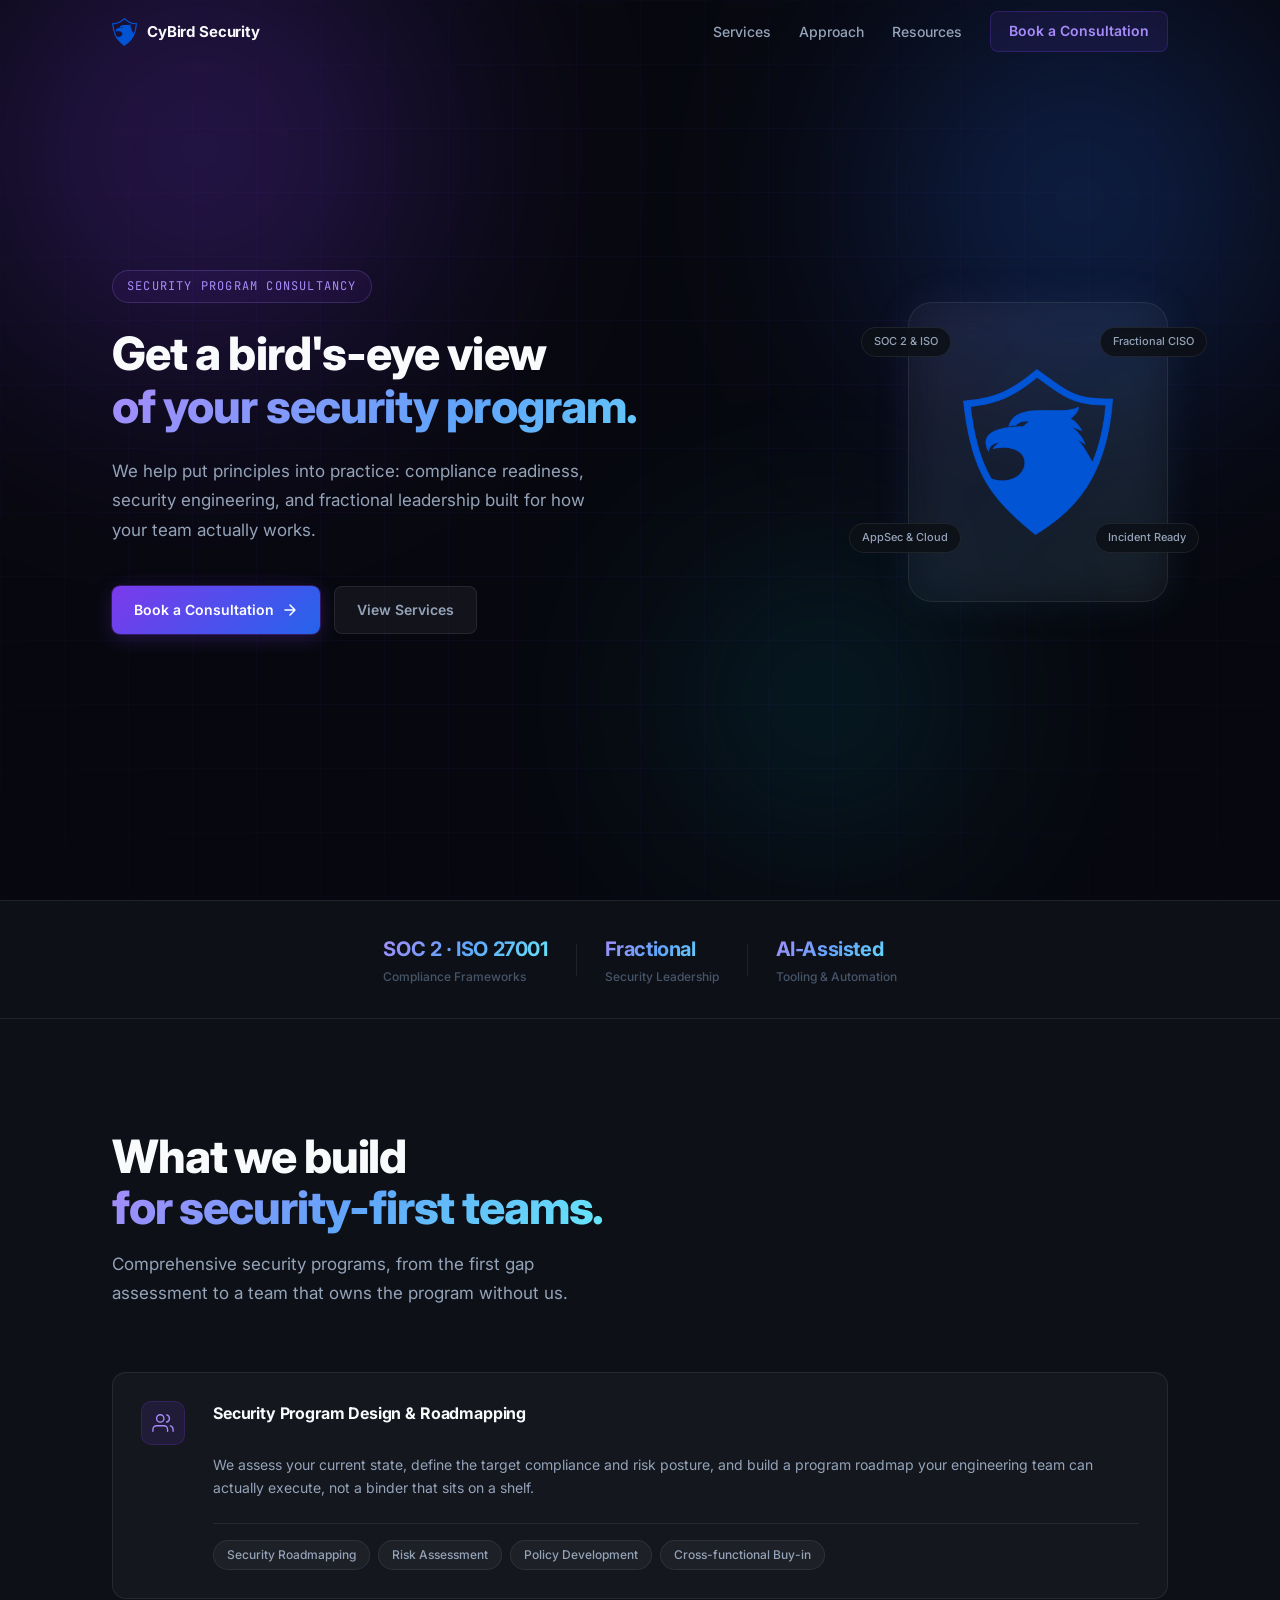
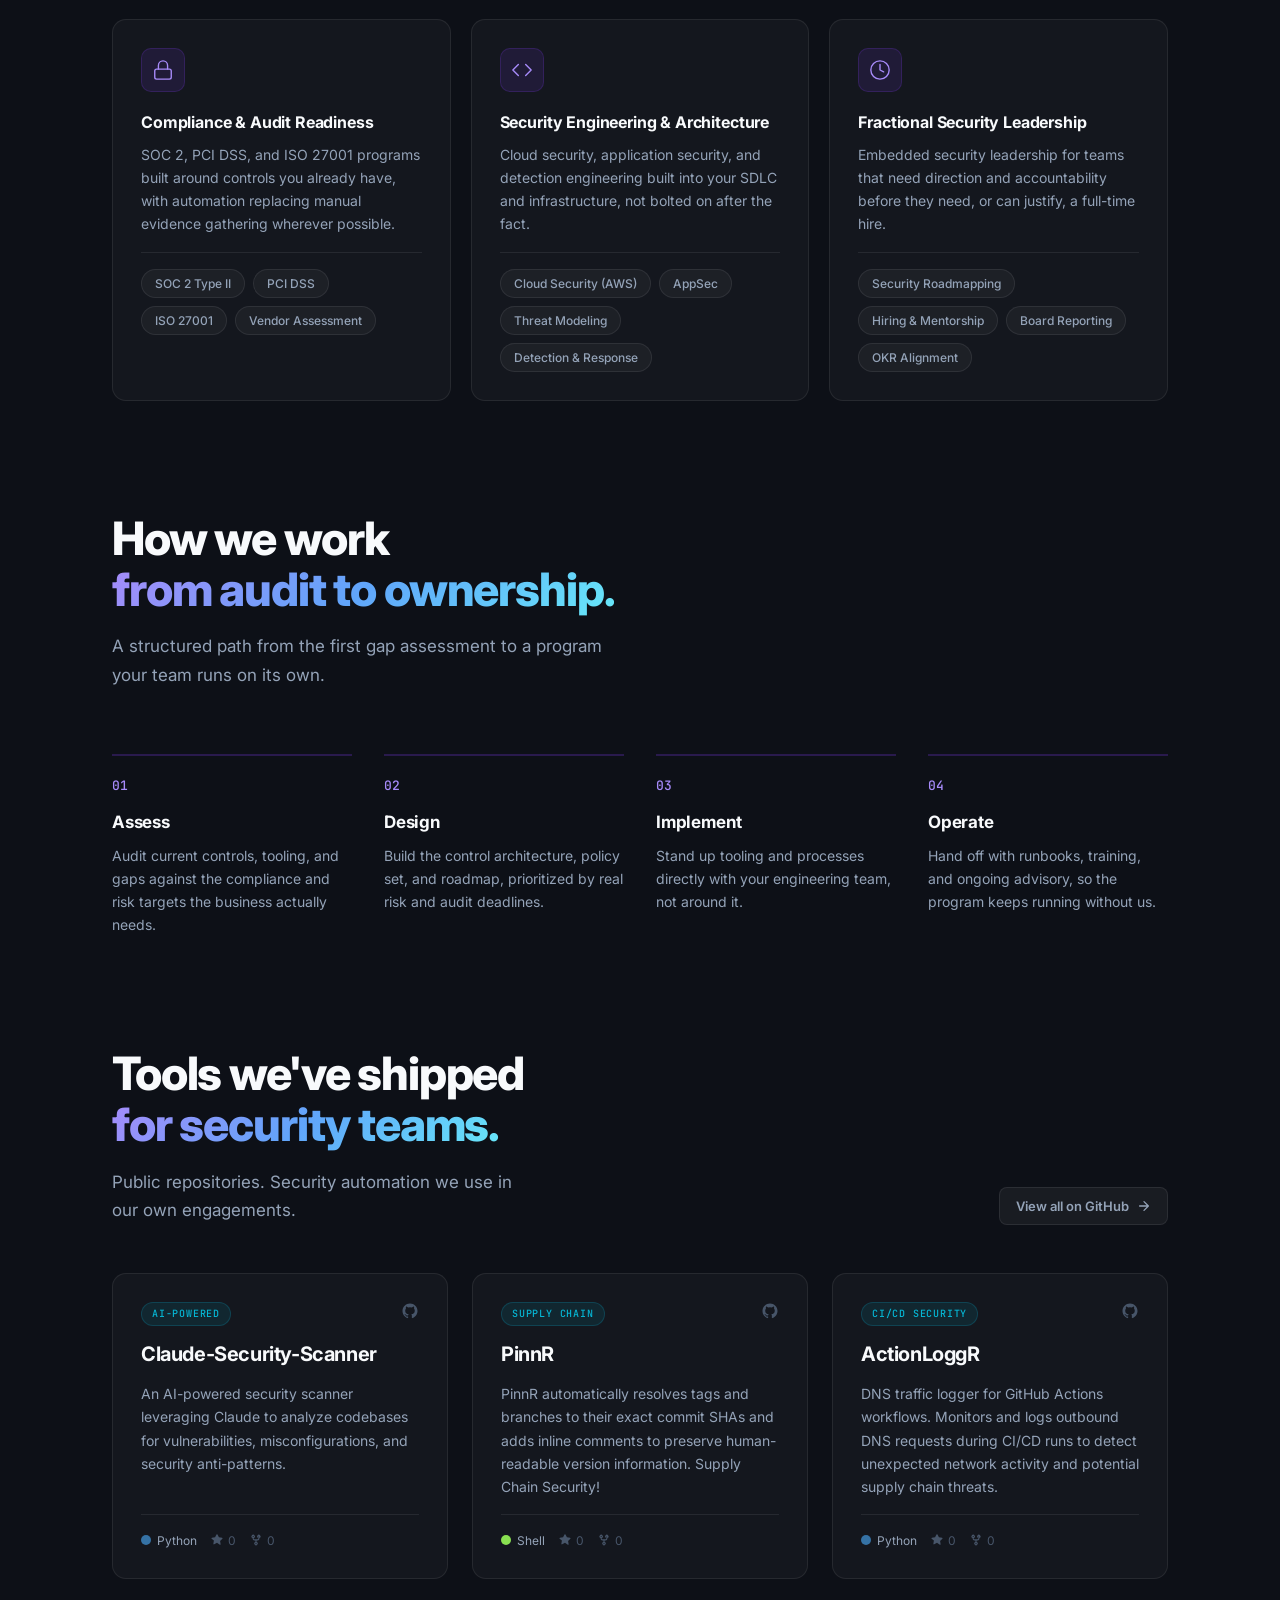
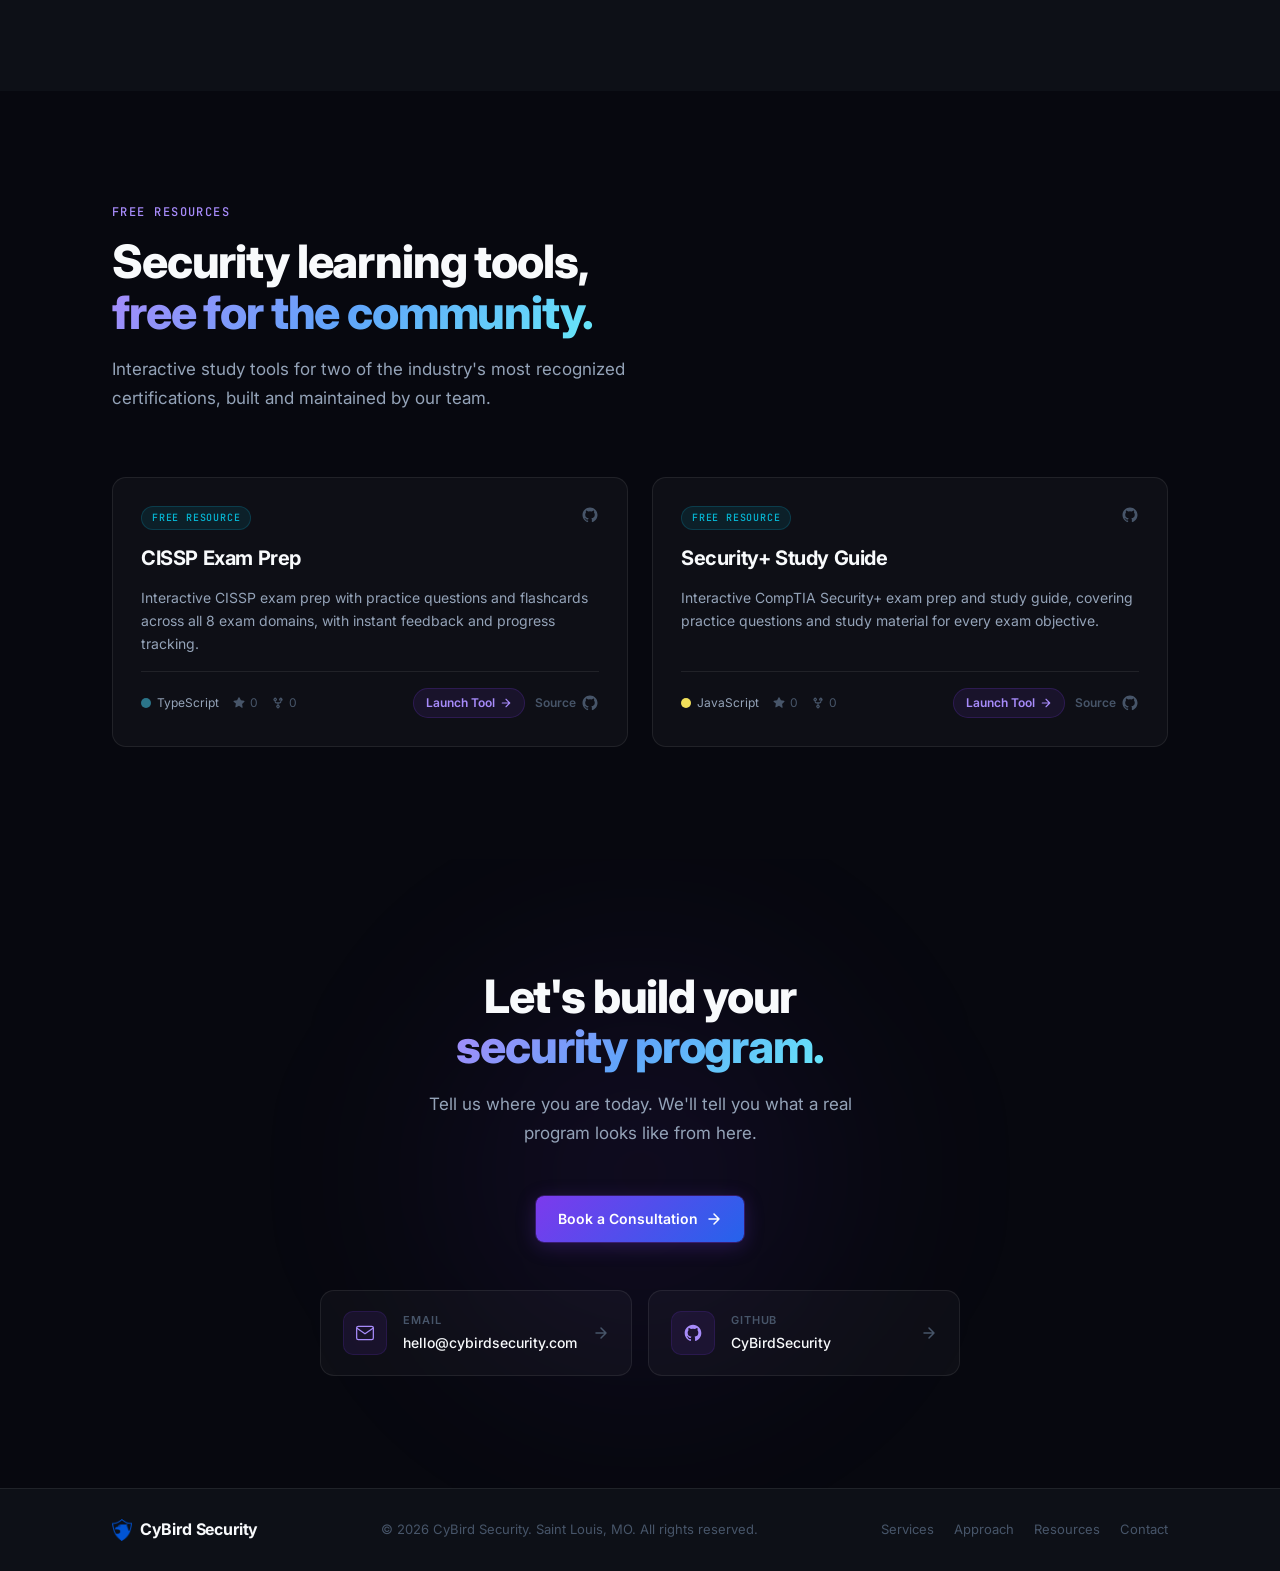
<file: index.html>
<!DOCTYPE html>
<html lang="en">
<head>
  <meta charset="UTF-8" />
  <meta name="viewport" content="width=device-width, initial-scale=1.0" />
  <meta name="description" content="CyBird Security gives you a bird's-eye view of your security program. IT security consulting: compliance readiness, security engineering, and fractional leadership." />
  <meta property="og:title" content="CyBird Security | Security Program Consultancy" />
  <meta property="og:description" content="Get a bird's-eye view of your security program. We help put principles into practice and build what your business actually needs." />
  <meta property="og:type" content="website" />
  <meta property="og:url" content="https://cybirdsecurity.com" />
  <meta property="og:image" content="https://cybirdsecurity.com/assets/img/logo-lockup-640.png" />
  <title>CyBird Security | Security Program Consultancy</title>

  <!-- Favicon -->
  <link rel="icon" type="image/png" sizes="32x32" href="assets/img/logo-mark-32.png" />
  <link rel="icon" type="image/png" sizes="192x192" href="assets/img/logo-mark-192.png" />
  <link rel="apple-touch-icon" href="assets/img/logo-mark-192.png" />

  <!-- Fonts -->
  <link rel="preconnect" href="https://fonts.googleapis.com" />
  <link rel="preconnect" href="https://fonts.gstatic.com" crossorigin />
  <link href="https://fonts.googleapis.com/css2?family=Inter:wght@300;400;500;600;700;800&family=JetBrains+Mono:wght@400;500&display=swap" rel="stylesheet" />

  <link rel="stylesheet" href="assets/css/style.css" />
</head>
<body>

  <!-- ── Navbar ──────────────────────────────────────────────── -->
  <nav class="navbar" id="navbar">
    <div class="nav-inner">
      <a href="#hero" class="nav-logo" aria-label="CyBird Security home">
        <img src="assets/img/logo-mark-192.png" alt="" class="nav-logo-mark" width="28" height="31" />
        <span class="nav-logo-text">CyBird Security</span>
      </a>

      <ul class="nav-links" id="navLinks" role="list">
        <li><a href="#services" class="nav-link">Services</a></li>
        <li><a href="#approach" class="nav-link">Approach</a></li>
        <li><a href="#resources" class="nav-link">Resources</a></li>
        <li><a href="mailto:hello@cybirdsecurity.com?subject=Security%20Program%20Consultation" class="btn btn-nav">Book a Consultation</a></li>
      </ul>

      <button class="nav-toggle" id="navToggle" aria-label="Open navigation menu" aria-expanded="false">
        <span class="bar"></span>
        <span class="bar"></span>
        <span class="bar"></span>
      </button>
    </div>
  </nav>

  <!-- ── Hero ───────────────────────────────────────────────── -->
  <section class="hero" id="hero" aria-label="Introduction">
    <div class="hero-mesh" aria-hidden="true">
      <div class="mesh-orb mesh-orb--purple"></div>
      <div class="mesh-orb mesh-orb--blue"></div>
      <div class="mesh-orb mesh-orb--cyan"></div>
      <div class="hero-grid-overlay"></div>
    </div>

    <div class="container hero-container">
      <div class="hero-content reveal">
        <div class="hero-eyebrow">Security Program Consultancy</div>

        <h1 class="hero-title">
          <span class="title-line">Get a bird's-eye view</span>
          <span class="title-line gradient-text">of your security program.</span>
        </h1>

        <p class="hero-description">
          We help put principles into practice: compliance readiness, security engineering, and fractional leadership built for how your team actually works.
        </p>

        <div class="hero-ctas">
          <a href="mailto:hello@cybirdsecurity.com?subject=Security%20Program%20Consultation" class="btn btn-primary">
            Book a Consultation
            <svg width="16" height="16" viewBox="0 0 16 16" fill="none" aria-hidden="true"><path d="M3 8h10M8 3l5 5-5 5" stroke="currentColor" stroke-width="1.5" stroke-linecap="round" stroke-linejoin="round"/></svg>
          </a>
          <a href="#services" class="btn btn-ghost">View Services</a>
        </div>
      </div>

      <div class="hero-visual reveal" aria-hidden="true">
        <div class="shield-card">
          <div class="shield-glow"></div>
          <img class="shield-mark" src="assets/img/logo-mark-512.png" alt="" width="150" height="167" />
          <div class="shield-badge shield-badge--tl">SOC 2 &amp; ISO</div>
          <div class="shield-badge shield-badge--tr">Fractional CISO</div>
          <div class="shield-badge shield-badge--bl">AppSec &amp; Cloud</div>
          <div class="shield-badge shield-badge--br">Incident Ready</div>
        </div>
      </div>
    </div>
  </section>

  <!-- ── Proof strip ────────────────────────────────────────── -->
  <section class="proof-strip" aria-label="Capabilities overview">
    <div class="container proof-strip-inner reveal">
      <div class="stat">
        <span class="stat-value">SOC 2 &middot; ISO 27001</span>
        <span class="stat-label">Compliance Frameworks</span>
      </div>
      <div class="stat-divider" aria-hidden="true"></div>
      <div class="stat">
        <span class="stat-value">Fractional</span>
        <span class="stat-label">Security Leadership</span>
      </div>
      <div class="stat-divider" aria-hidden="true"></div>
      <div class="stat">
        <span class="stat-value">AI-Assisted</span>
        <span class="stat-label">Tooling &amp; Automation</span>
      </div>
    </div>
  </section>

  <!-- ── Services ───────────────────────────────────────────── -->
  <section class="services section" id="services" aria-label="Services">
    <div class="container">
      <div class="section-header reveal">
        <h2 class="section-title">What we build<br/><span class="gradient-text">for security-first teams.</span></h2>
        <p class="section-sub">
          Comprehensive security programs, from the first gap assessment to a team that owns the program without us.
        </p>
      </div>

      <div class="services-grid">
        <div class="service-card service-card--featured reveal" style="--delay: 0ms">
          <div class="service-card-icon" aria-hidden="true">
            <svg width="22" height="22" viewBox="0 0 24 24" fill="none" stroke="currentColor" stroke-width="1.5" stroke-linecap="round" stroke-linejoin="round"><path d="M17 21v-2a4 4 0 0 0-4-4H5a4 4 0 0 0-4 4v2"/><circle cx="9" cy="7" r="4"/><path d="M23 21v-2a4 4 0 0 0-3-3.87"/><path d="M16 3.13a4 4 0 0 1 0 7.75"/></svg>
          </div>
          <h3 class="service-card-title">Security Program Design &amp; Roadmapping</h3>
          <p class="service-card-text">We assess your current state, define the target compliance and risk posture, and build a program roadmap your engineering team can actually execute, not a binder that sits on a shelf.</p>
          <div class="service-card-tags skill-tags" role="list">
            <span class="skill-tag" role="listitem">Security Roadmapping</span>
            <span class="skill-tag" role="listitem">Risk Assessment</span>
            <span class="skill-tag" role="listitem">Policy Development</span>
            <span class="skill-tag" role="listitem">Cross-functional Buy-in</span>
          </div>
        </div>

        <div class="service-card reveal" style="--delay: 80ms">
          <div class="service-card-icon" aria-hidden="true">
            <svg width="22" height="22" viewBox="0 0 24 24" fill="none" stroke="currentColor" stroke-width="1.5" stroke-linecap="round" stroke-linejoin="round"><rect x="3" y="11" width="18" height="11" rx="2" ry="2"/><path d="M7 11V7a5 5 0 0 1 10 0v4"/></svg>
          </div>
          <h3 class="service-card-title">Compliance &amp; Audit Readiness</h3>
          <p class="service-card-text">SOC 2, PCI DSS, and ISO 27001 programs built around controls you already have, with automation replacing manual evidence gathering wherever possible.</p>
          <div class="service-card-tags skill-tags" role="list">
            <span class="skill-tag" role="listitem">SOC 2 Type II</span>
            <span class="skill-tag" role="listitem">PCI DSS</span>
            <span class="skill-tag" role="listitem">ISO 27001</span>
            <span class="skill-tag" role="listitem">Vendor Assessment</span>
          </div>
        </div>

        <div class="service-card reveal" style="--delay: 160ms">
          <div class="service-card-icon" aria-hidden="true">
            <svg width="22" height="22" viewBox="0 0 24 24" fill="none" stroke="currentColor" stroke-width="1.5" stroke-linecap="round" stroke-linejoin="round"><polyline points="16 18 22 12 16 6"/><polyline points="8 6 2 12 8 18"/></svg>
          </div>
          <h3 class="service-card-title">Security Engineering &amp; Architecture</h3>
          <p class="service-card-text">Cloud security, application security, and detection engineering built into your SDLC and infrastructure, not bolted on after the fact.</p>
          <div class="service-card-tags skill-tags" role="list">
            <span class="skill-tag" role="listitem">Cloud Security (AWS)</span>
            <span class="skill-tag" role="listitem">AppSec</span>
            <span class="skill-tag" role="listitem">Threat Modeling</span>
            <span class="skill-tag" role="listitem">Detection &amp; Response</span>
          </div>
        </div>

        <div class="service-card reveal" style="--delay: 240ms">
          <div class="service-card-icon" aria-hidden="true">
            <svg width="22" height="22" viewBox="0 0 24 24" fill="none" stroke="currentColor" stroke-width="1.5" stroke-linecap="round" stroke-linejoin="round"><circle cx="12" cy="12" r="10"/><polyline points="12 6 12 12 16 14"/></svg>
          </div>
          <h3 class="service-card-title">Fractional Security Leadership</h3>
          <p class="service-card-text">Embedded security leadership for teams that need direction and accountability before they need, or can justify, a full-time hire.</p>
          <div class="service-card-tags skill-tags" role="list">
            <span class="skill-tag" role="listitem">Security Roadmapping</span>
            <span class="skill-tag" role="listitem">Hiring &amp; Mentorship</span>
            <span class="skill-tag" role="listitem">Board Reporting</span>
            <span class="skill-tag" role="listitem">OKR Alignment</span>
          </div>
        </div>
      </div>
    </div>
  </section>

  <!-- ── Approach ───────────────────────────────────────────── -->
  <section class="approach section" id="approach" aria-label="Our approach">
    <div class="container">
      <div class="section-header reveal">
        <h2 class="section-title">How we work<br/><span class="gradient-text">from audit to ownership.</span></h2>
        <p class="section-sub">
          A structured path from the first gap assessment to a program your team runs on its own.
        </p>
      </div>

      <div class="approach-steps">
        <div class="approach-step reveal" style="--delay: 0ms">
          <span class="approach-step-index">01</span>
          <h3 class="approach-step-title">Assess</h3>
          <p class="approach-step-text">Audit current controls, tooling, and gaps against the compliance and risk targets the business actually needs.</p>
        </div>
        <div class="approach-step reveal" style="--delay: 80ms">
          <span class="approach-step-index">02</span>
          <h3 class="approach-step-title">Design</h3>
          <p class="approach-step-text">Build the control architecture, policy set, and roadmap, prioritized by real risk and audit deadlines.</p>
        </div>
        <div class="approach-step reveal" style="--delay: 160ms">
          <span class="approach-step-index">03</span>
          <h3 class="approach-step-title">Implement</h3>
          <p class="approach-step-text">Stand up tooling and processes directly with your engineering team, not around it.</p>
        </div>
        <div class="approach-step reveal" style="--delay: 240ms">
          <span class="approach-step-index">04</span>
          <h3 class="approach-step-title">Operate</h3>
          <p class="approach-step-text">Hand off with runbooks, training, and ongoing advisory, so the program keeps running without us.</p>
        </div>
      </div>
    </div>
  </section>

  <!-- ── Open-source tooling ────────────────────────────────── -->
  <section class="tooling section" id="tooling" aria-label="Open-source security tooling">
    <div class="container">
      <div class="projects-header reveal">
        <div class="section-header">
          <h2 class="section-title">Tools we've shipped<br/><span class="gradient-text">for security teams.</span></h2>
          <p class="section-sub">Public repositories. Security automation we use in our own engagements.</p>
        </div>
        <a href="https://github.com/CyBirdSecurity" target="_blank" rel="noopener noreferrer" class="btn btn-ghost btn-sm" aria-label="View all repositories on GitHub">
          View all on GitHub
          <svg width="14" height="14" viewBox="0 0 16 16" fill="none" aria-hidden="true"><path d="M3 8h10M8 3l5 5-5 5" stroke="currentColor" stroke-width="1.5" stroke-linecap="round" stroke-linejoin="round"/></svg>
        </a>
      </div>

      <div class="projects-grid" id="projectsGrid" aria-label="Featured repositories">
        <!-- Project cards injected by main.js -->
        <div class="project-skeleton" aria-hidden="true"></div>
        <div class="project-skeleton" aria-hidden="true"></div>
        <div class="project-skeleton" aria-hidden="true"></div>
      </div>
    </div>
  </section>

  <!-- ── Free resources ─────────────────────────────────────── -->
  <section class="resources section" id="resources" aria-label="Free learning resources">
    <div class="container">
      <div class="section-header reveal">
        <p class="section-eyebrow">Free Resources</p>
        <h2 class="section-title">Security learning tools,<br/><span class="gradient-text">free for the community.</span></h2>
        <p class="section-sub">
          Interactive study tools for two of the industry's most recognized certifications, built and maintained by our team.
        </p>
      </div>

      <div class="projects-grid" id="resourcesGrid" aria-label="Free learning resources">
        <!-- Project cards injected by main.js -->
        <div class="project-skeleton" aria-hidden="true"></div>
        <div class="project-skeleton" aria-hidden="true"></div>
      </div>
    </div>
  </section>

  <!-- ── Contact ────────────────────────────────────────────── -->
  <section class="contact section" id="contact" aria-label="Contact information">
    <div class="contact-bg" aria-hidden="true">
      <div class="contact-orb"></div>
    </div>
    <div class="container">
      <div class="contact-inner reveal">
        <h2 class="section-title" style="text-align:center">
          Let's build your<br/><span class="gradient-text">security program.</span>
        </h2>
        <p class="contact-sub">
          Tell us where you are today. We'll tell you what a real program looks like from here.
        </p>

        <div class="contact-cta-row">
          <a href="mailto:hello@cybirdsecurity.com?subject=Security%20Program%20Consultation" class="btn btn-primary">
            Book a Consultation
            <svg width="16" height="16" viewBox="0 0 16 16" fill="none" aria-hidden="true"><path d="M3 8h10M8 3l5 5-5 5" stroke="currentColor" stroke-width="1.5" stroke-linecap="round" stroke-linejoin="round"/></svg>
          </a>
        </div>

        <div class="contact-links contact-links--two">
          <a href="mailto:hello@cybirdsecurity.com" class="contact-card" aria-label="Email CyBird Security">
            <div class="contact-card-icon" aria-hidden="true">
              <svg width="20" height="20" viewBox="0 0 24 24" fill="none" stroke="currentColor" stroke-width="1.5" stroke-linecap="round" stroke-linejoin="round"><path d="M4 4h16c1.1 0 2 .9 2 2v12c0 1.1-.9 2-2 2H4c-1.1 0-2-.9-2-2V6c0-1.1.9-2 2-2z"/><polyline points="22,6 12,13 2,6"/></svg>
            </div>
            <div class="contact-card-content">
              <span class="contact-card-label">Email</span>
              <span class="contact-card-value">hello@cybirdsecurity.com</span>
            </div>
            <svg class="contact-card-arrow" width="16" height="16" viewBox="0 0 16 16" fill="none" aria-hidden="true"><path d="M3 8h10M8 3l5 5-5 5" stroke="currentColor" stroke-width="1.5" stroke-linecap="round" stroke-linejoin="round"/></svg>
          </a>

          <a href="https://github.com/CyBirdSecurity" target="_blank" rel="noopener noreferrer" class="contact-card" aria-label="CyBird Security on GitHub">
            <div class="contact-card-icon" aria-hidden="true">
              <svg width="20" height="20" viewBox="0 0 24 24" fill="currentColor"><path d="M12 2C6.477 2 2 6.477 2 12c0 4.42 2.865 8.166 6.839 9.489.5.092.682-.217.682-.482 0-.237-.008-.866-.013-1.7-2.782.604-3.369-1.34-3.369-1.34-.454-1.156-1.11-1.463-1.11-1.463-.908-.62.069-.608.069-.608 1.003.07 1.531 1.03 1.531 1.03.892 1.529 2.341 1.087 2.91.831.092-.646.35-1.086.636-1.336-2.22-.253-4.555-1.11-4.555-4.943 0-1.091.39-1.984 1.029-2.683-.103-.253-.446-1.27.098-2.647 0 0 .84-.269 2.75 1.025A9.578 9.578 0 0 1 12 6.836a9.59 9.59 0 0 1 2.504.337c1.909-1.294 2.747-1.025 2.747-1.025.546 1.377.202 2.394.1 2.647.64.699 1.028 1.592 1.028 2.683 0 3.842-2.339 4.687-4.566 4.935.359.309.678.919.678 1.852 0 1.336-.012 2.415-.012 2.743 0 .267.18.578.688.48C19.138 20.163 22 16.418 22 12c0-5.523-4.477-10-10-10z"/></svg>
            </div>
            <div class="contact-card-content">
              <span class="contact-card-label">GitHub</span>
              <span class="contact-card-value">CyBirdSecurity</span>
            </div>
            <svg class="contact-card-arrow" width="16" height="16" viewBox="0 0 16 16" fill="none" aria-hidden="true"><path d="M3 8h10M8 3l5 5-5 5" stroke="currentColor" stroke-width="1.5" stroke-linecap="round" stroke-linejoin="round"/></svg>
          </a>
        </div>
      </div>
    </div>
  </section>

  <!-- ── Footer ─────────────────────────────────────────────── -->
  <footer class="footer">
    <div class="container footer-inner">
      <a href="#hero" class="footer-logo" aria-label="Back to top">
        <img src="assets/img/logo-mark-192.png" alt="" class="footer-logo-mark" width="22" height="25" />
        <span class="footer-logo-text">CyBird Security</span>
      </a>
      <p class="footer-copy">
        &copy; <span id="footerYear"></span> CyBird Security. Saint Louis, MO. All rights reserved.
      </p>
      <nav class="footer-links" aria-label="Footer navigation">
        <a href="#services" class="footer-link">Services</a>
        <a href="#approach" class="footer-link">Approach</a>
        <a href="#resources" class="footer-link">Resources</a>
        <a href="#contact" class="footer-link">Contact</a>
      </nav>
    </div>
  </footer>

  <script src="assets/js/main.js"></script>
</body>
</html>
</file>
<file: assets/css/style.css>
/* ─────────────────────────────────────────────────────────────
   CyBird Security - style.css
   Design: Clean Modern SaaS (Cyera-inspired)
   ───────────────────────────────────────────────────────────── */

/* ── Custom Properties ─────────────────────────────────────── */
:root {
  /* Color */
  --c-bg:          #07080f;
  --c-bg-elevated: #0d1017;
  --c-bg-card:     rgba(255, 255, 255, 0.03);
  --c-bg-card-hov: rgba(255, 255, 255, 0.06);
  --c-border:      rgba(255, 255, 255, 0.08);
  --c-border-hov:  rgba(124, 58, 237, 0.4);

  --c-purple:      #7c3aed;
  --c-purple-lt:   #a78bfa;
  --c-blue:        #2563eb;
  --c-blue-lt:     #60a5fa;
  --c-cyan:        #06b6d4;
  --c-cyan-lt:     #67e8f9;
  --c-green:       #10b981;

  --c-text:        #f8fafc;
  --c-text-2:      #94a3b8;
  --c-text-3:      #475569;

  /* Gradient */
  --grad-primary:  linear-gradient(135deg, var(--c-purple-lt) 0%, var(--c-blue-lt) 50%, var(--c-cyan-lt) 100%);
  --grad-button:   linear-gradient(135deg, var(--c-purple) 0%, var(--c-blue) 100%);

  /* Typography */
  --font:          'Inter', system-ui, -apple-system, sans-serif;
  --font-mono:     'JetBrains Mono', 'Fira Code', monospace;

  /* Layout */
  --nav-h:         64px;
  --radius:        14px;
  --radius-sm:     8px;
  --radius-pill:   999px;

  /* Motion */
  --ease:          cubic-bezier(0.16, 1, 0.3, 1);
  --t-fast:        150ms;
  --t-base:        250ms;
  --t-slow:        400ms;
}

/* ── Reset & Base ──────────────────────────────────────────── */
*, *::before, *::after { box-sizing: border-box; margin: 0; padding: 0; }

html {
  scroll-behavior: smooth;
  scroll-padding-top: var(--nav-h);
  -webkit-text-size-adjust: 100%;
}

body {
  background: var(--c-bg);
  color: var(--c-text);
  font-family: var(--font);
  font-size: 16px;
  line-height: 1.6;
  -webkit-font-smoothing: antialiased;
  -moz-osx-font-smoothing: grayscale;
  overflow-x: hidden;
}

a { color: inherit; text-decoration: none; }
ul, ol { list-style: none; }
button { font-family: inherit; cursor: pointer; border: none; background: none; }
img, svg { display: block; max-width: 100%; }
strong { font-weight: 600; color: var(--c-text); }

/* ── Utility ────────────────────────────────────────────────── */
.container {
  width: 100%;
  max-width: 1120px;
  margin: 0 auto;
  padding: 0 32px;
}

.gradient-text {
  background: var(--grad-primary);
  -webkit-background-clip: text;
  -webkit-text-fill-color: transparent;
  background-clip: text;
}

.section { padding: 112px 0; }

.section-eyebrow {
  font-family: var(--font-mono);
  font-size: 12px;
  font-weight: 500;
  letter-spacing: 0.12em;
  text-transform: uppercase;
  color: var(--c-purple-lt);
  margin-bottom: 14px;
}

.section-header {
  margin-bottom: 64px;
}

.section-title {
  font-size: clamp(30px, 4.5vw, 46px);
  font-weight: 800;
  line-height: 1.1;
  letter-spacing: -0.025em;
  margin-bottom: 18px;
}

.section-sub {
  font-size: 17px;
  color: var(--c-text-2);
  max-width: 520px;
  line-height: 1.7;
}

/* ── Reveal animation ──────────────────────────────────────── */
.reveal {
  opacity: 0;
  transform: translateY(24px);
  transition: opacity 0.7s var(--ease), transform 0.7s var(--ease);
  transition-delay: var(--delay, 0ms);
}
.reveal.visible {
  opacity: 1;
  transform: none;
}

/* ── Buttons ────────────────────────────────────────────────── */
.btn {
  display: inline-flex;
  align-items: center;
  gap: 8px;
  padding: 12px 22px;
  border-radius: var(--radius-sm);
  font-size: 14px;
  font-weight: 600;
  transition: all var(--t-base) var(--ease);
  white-space: nowrap;
}

.btn-primary {
  background: var(--grad-button);
  color: #fff;
  box-shadow: 0 0 0 1px rgba(124, 58, 237, 0.3), 0 4px 20px rgba(124, 58, 237, 0.25);
}
.btn-primary:hover {
  transform: translateY(-2px);
  box-shadow: 0 0 0 1px rgba(124, 58, 237, 0.5), 0 8px 32px rgba(124, 58, 237, 0.35);
}
.btn-primary:active { transform: translateY(0); }

.btn-ghost {
  background: rgba(255,255,255,0.05);
  color: var(--c-text-2);
  border: 1px solid var(--c-border);
}
.btn-ghost:hover {
  background: rgba(255,255,255,0.09);
  border-color: rgba(255,255,255,0.15);
  color: var(--c-text);
  transform: translateY(-1px);
}

.btn-nav {
  background: rgba(124, 58, 237, 0.1);
  color: var(--c-purple-lt);
  border: 1px solid rgba(124, 58, 237, 0.25);
  padding: 8px 18px;
}
.btn-nav:hover {
  background: rgba(124, 58, 237, 0.18);
  border-color: rgba(124, 58, 237, 0.5);
  color: var(--c-text);
}

.btn-sm {
  padding: 8px 16px;
  font-size: 13px;
}

/* ── Navbar ─────────────────────────────────────────────────── */
.navbar {
  position: fixed;
  top: 0;
  inset-inline: 0;
  z-index: 100;
  height: var(--nav-h);
  transition: background var(--t-base), border-color var(--t-base), backdrop-filter var(--t-base);
  border-bottom: 1px solid transparent;
}

.navbar.scrolled {
  background: rgba(7, 8, 15, 0.75);
  backdrop-filter: blur(20px) saturate(160%);
  -webkit-backdrop-filter: blur(20px) saturate(160%);
  border-bottom-color: var(--c-border);
}

.nav-inner {
  display: flex;
  align-items: center;
  justify-content: space-between;
  height: 100%;
  max-width: 1120px;
  margin: 0 auto;
  padding: 0 32px;
}

.nav-logo {
  display: flex;
  align-items: center;
  gap: 10px;
  font-size: 15px;
  font-weight: 700;
  letter-spacing: -0.01em;
  transition: opacity var(--t-fast);
  white-space: nowrap;
}
.nav-logo:hover { opacity: 0.85; }
.nav-logo-mark { height: 28px; width: auto; flex-shrink: 0; }

.nav-links {
  display: flex;
  align-items: center;
  gap: 28px;
}

.nav-link {
  font-size: 14px;
  font-weight: 500;
  color: var(--c-text-2);
  transition: color var(--t-fast);
}
.nav-link:hover { color: var(--c-text); }

.nav-toggle {
  display: none;
  flex-direction: column;
  gap: 5px;
  padding: 6px;
  border-radius: var(--radius-sm);
}
.bar {
  display: block;
  width: 20px;
  height: 2px;
  background: var(--c-text-2);
  border-radius: 2px;
  transition: transform var(--t-base), opacity var(--t-base), background var(--t-fast);
}
.nav-toggle:hover .bar { background: var(--c-text); }

/* ── Hero ───────────────────────────────────────────────────── */
.hero {
  position: relative;
  min-height: 100svh;
  display: flex;
  flex-direction: column;
  align-items: center;
  justify-content: center;
  overflow: hidden;
  padding-top: var(--nav-h);
}

/* Mesh gradient background */
.hero-mesh {
  position: absolute;
  inset: 0;
  pointer-events: none;
  overflow: hidden;
}

.mesh-orb {
  position: absolute;
  border-radius: 50%;
  filter: blur(100px);
  opacity: 0.35;
  animation: floatOrb 12s ease-in-out infinite alternate;
}
.mesh-orb--purple {
  width: 700px; height: 700px;
  top: -200px; left: -150px;
  background: radial-gradient(circle, var(--c-purple) 0%, transparent 70%);
  animation-duration: 14s;
}
.mesh-orb--blue {
  width: 600px; height: 600px;
  top: -100px; right: -100px;
  background: radial-gradient(circle, var(--c-blue) 0%, transparent 70%);
  animation-duration: 11s;
  animation-delay: -4s;
}
.mesh-orb--cyan {
  width: 400px; height: 400px;
  bottom: 0; right: 20%;
  background: radial-gradient(circle, var(--c-cyan) 0%, transparent 70%);
  opacity: 0.2;
  animation-duration: 9s;
  animation-delay: -7s;
}

@keyframes floatOrb {
  from { transform: translate(0, 0) scale(1); }
  to   { transform: translate(30px, 20px) scale(1.05); }
}

.hero-grid-overlay {
  position: absolute;
  inset: 0;
  background-image:
    linear-gradient(rgba(124, 58, 237, 0.04) 1px, transparent 1px),
    linear-gradient(90deg, rgba(124, 58, 237, 0.04) 1px, transparent 1px);
  background-size: 64px 64px;
  mask-image: radial-gradient(ellipse 90% 90% at 50% 50%, black 40%, transparent 100%);
  -webkit-mask-image: radial-gradient(ellipse 90% 90% at 50% 50%, black 40%, transparent 100%);
}

.hero-container {
  display: grid;
  grid-template-columns: 1fr auto;
  align-items: center;
  gap: 80px;
  position: relative;
  z-index: 1;
  padding-bottom: 60px;
}

.hero-eyebrow {
  display: inline-flex;
  align-items: center;
  gap: 10px;
  font-family: var(--font-mono);
  font-size: 12px;
  letter-spacing: 0.1em;
  text-transform: uppercase;
  color: var(--c-purple-lt);
  margin-bottom: 24px;
  border: 1px solid rgba(167, 139, 250, 0.2);
  background: rgba(124, 58, 237, 0.08);
  padding: 6px 14px;
  border-radius: var(--radius-pill);
  width: fit-content;
}

.hero-title {
  font-size: clamp(32px, 4vw, 46px);
  font-weight: 800;
  line-height: 1.15;
  letter-spacing: -0.02em;
  margin-bottom: 24px;
}
.title-line { display: block; }

.hero-title #typedWord { min-height: 1.1em; display: inline-block; }

.hero-description {
  font-size: 17px;
  color: var(--c-text-2);
  max-width: 500px;
  line-height: 1.75;
  margin-bottom: 40px;
}

.hero-ctas { display: flex; gap: 14px; flex-wrap: wrap; }

.stat {
  display: flex;
  flex-direction: column;
  gap: 2px;
}
.stat-value {
  font-size: 20px;
  font-weight: 700;
  letter-spacing: -0.02em;
  background: var(--grad-primary);
  -webkit-background-clip: text;
  -webkit-text-fill-color: transparent;
  background-clip: text;
}
.stat-label {
  font-size: 12px;
  color: var(--c-text-3);
  font-weight: 500;
}
.stat-divider {
  width: 1px;
  height: 32px;
  background: var(--c-border);
}

/* Hero visual (shield card) */
.hero-visual {
  position: relative;
  flex-shrink: 0;
}

.shield-card {
  position: relative;
  width: 260px;
  height: 300px;
  background: var(--c-bg-card);
  border: 1px solid var(--c-border);
  border-radius: 24px;
  display: flex;
  align-items: center;
  justify-content: center;
  backdrop-filter: blur(12px);
  -webkit-backdrop-filter: blur(12px);
  overflow: visible;
}

.shield-glow {
  position: absolute;
  inset: -2px;
  border-radius: 26px;
  background: var(--grad-primary);
  opacity: 0.08;
  z-index: -1;
  filter: blur(20px);
}

.shield-mark {
  width: 150px;
  height: auto;
  animation: shieldFloat 4s ease-in-out infinite;
}
@keyframes shieldFloat {
  0%, 100% { transform: translateY(0); }
  50%       { transform: translateY(-8px); }
}

.shield-badge {
  position: absolute;
  display: flex;
  align-items: center;
  gap: 6px;
  font-size: 11px;
  font-weight: 500;
  color: var(--c-text-2);
  background: rgba(13, 16, 23, 0.9);
  border: 1px solid var(--c-border);
  border-radius: var(--radius-pill);
  padding: 5px 12px;
  white-space: nowrap;
  backdrop-filter: blur(8px);
  -webkit-backdrop-filter: blur(8px);
}
.shield-badge--tl { top: 24px; left: -48px; }
.shield-badge--tr { top: 24px; right: -40px; }
.shield-badge--bl { bottom: 48px; left: -60px; }
.shield-badge--br { bottom: 48px; right: -32px; }

/* ── Proof strip ───────────────────────────────────────────── */
.proof-strip {
  background: var(--c-bg-elevated);
  border-top: 1px solid var(--c-border);
  border-bottom: 1px solid var(--c-border);
  padding: 32px 0;
}
.proof-strip-inner {
  display: flex;
  align-items: center;
  justify-content: center;
  gap: 28px;
  flex-wrap: wrap;
}

/* ── Services ───────────────────────────────────────────────── */
.services { background: var(--c-bg-elevated); padding-bottom: 56px; }

.services-grid {
  display: grid;
  grid-template-columns: repeat(3, 1fr);
  gap: 20px;
}

.service-card {
  background: var(--c-bg-card);
  border: 1px solid var(--c-border);
  border-radius: var(--radius);
  padding: 28px;
  transition: border-color var(--t-base), background var(--t-base), transform var(--t-slow) var(--ease);
}
.service-card:hover {
  border-color: rgba(124, 58, 237, 0.3);
  background: var(--c-bg-card-hov);
  transform: translateY(-3px);
}
.service-card--featured {
  grid-column: 1 / -1;
  display: grid;
  grid-template-columns: auto 1fr;
  column-gap: 28px;
  row-gap: 8px;
  align-items: start;
}
.service-card--featured .service-card-icon { margin-bottom: 0; }
.service-card--featured .service-card-title,
.service-card--featured .service-card-text,
.service-card--featured .service-card-tags { grid-column: 2; }

.service-card-icon {
  width: 44px;
  height: 44px;
  border-radius: 10px;
  background: rgba(124, 58, 237, 0.12);
  border: 1px solid rgba(124, 58, 237, 0.2);
  display: flex;
  align-items: center;
  justify-content: center;
  color: var(--c-purple-lt);
  margin-bottom: 18px;
  flex-shrink: 0;
}

.service-card-title {
  font-size: 16px;
  font-weight: 700;
  margin-bottom: 8px;
  letter-spacing: -0.01em;
}

.service-card-text {
  font-size: 14px;
  color: var(--c-text-2);
  line-height: 1.65;
}

.service-card-tags {
  padding-top: 16px;
  border-top: 1px solid var(--c-border);
  margin-top: 16px;
}

/* ── Approach ───────────────────────────────────────────────── */
.approach { background: var(--c-bg-elevated); padding-top: 56px; padding-bottom: 56px; }

.approach-steps {
  display: grid;
  grid-template-columns: repeat(4, 1fr);
  gap: 32px;
}

.approach-step {
  padding-top: 20px;
  border-top: 2px solid rgba(124, 58, 237, 0.25);
}

.approach-step-index {
  display: block;
  font-family: var(--font-mono);
  font-size: 13px;
  font-weight: 500;
  color: var(--c-purple-lt);
  margin-bottom: 12px;
}

.approach-step-title {
  font-size: 17px;
  font-weight: 700;
  margin-bottom: 8px;
  letter-spacing: -0.01em;
}

.approach-step-text {
  font-size: 14px;
  color: var(--c-text-2);
  line-height: 1.65;
}

/* ── Skills ─────────────────────────────────────────────────── */
.skills {
  position: relative;
  overflow: hidden;
}

.skills-bg {
  position: absolute;
  inset: 0;
  pointer-events: none;
}
.skills-orb {
  position: absolute;
  width: 500px; height: 500px;
  top: 50%; left: 60%;
  transform: translate(-50%, -50%);
  background: radial-gradient(circle, rgba(37, 99, 235, 0.08) 0%, transparent 70%);
  filter: blur(60px);
}

.skills-grid {
  display: grid;
  grid-template-columns: repeat(2, 1fr);
  gap: 20px;
  position: relative;
  z-index: 1;
}

.skill-group {
  background: var(--c-bg-card);
  border: 1px solid var(--c-border);
  border-radius: var(--radius);
  padding: 28px;
  transition: border-color var(--t-base), background var(--t-base);
}
.skill-group:hover {
  border-color: rgba(124, 58, 237, 0.25);
  background: var(--c-bg-card-hov);
}

.skill-group-header {
  display: flex;
  align-items: center;
  gap: 12px;
  margin-bottom: 20px;
}

.skill-group-icon {
  width: 36px; height: 36px;
  border-radius: 8px;
  background: rgba(124, 58, 237, 0.1);
  border: 1px solid rgba(124, 58, 237, 0.15);
  display: flex;
  align-items: center;
  justify-content: center;
  color: var(--c-purple-lt);
  flex-shrink: 0;
}

.skill-group-title {
  font-size: 14px;
  font-weight: 700;
  letter-spacing: -0.01em;
}

.skill-tags {
  display: flex;
  flex-wrap: wrap;
  gap: 8px;
}

.skill-tag {
  font-size: 12px;
  font-weight: 500;
  color: var(--c-text-2);
  background: rgba(255,255,255,0.04);
  border: 1px solid var(--c-border);
  border-radius: var(--radius-pill);
  padding: 4px 13px;
  transition: all var(--t-fast);
  cursor: default;
}
.skill-tag:hover {
  background: rgba(124, 58, 237, 0.1);
  border-color: rgba(124, 58, 237, 0.35);
  color: var(--c-purple-lt);
}

/* ── Open-source tooling ────────────────────────────────────── */
.tooling { background: var(--c-bg-elevated); padding-top: 56px; }

.projects-header {
  display: flex;
  justify-content: space-between;
  align-items: flex-end;
  gap: 24px;
  margin-bottom: 48px;
  flex-wrap: wrap;
}
.projects-header .section-header { margin-bottom: 0; }
.projects-header .section-sub { max-width: 400px; }

.projects-grid {
  display: grid;
  grid-template-columns: repeat(auto-fit, minmax(300px, 1fr));
  gap: 24px;
}

/* Skeleton loaders */
.project-skeleton {
  height: 280px;
  border-radius: var(--radius);
  background: linear-gradient(90deg,
    rgba(255,255,255,0.03) 0%,
    rgba(255,255,255,0.06) 50%,
    rgba(255,255,255,0.03) 100%
  );
  background-size: 200% 100%;
  animation: shimmer 1.5s infinite;
}
@keyframes shimmer {
  0%   { background-position: -200% 0; }
  100% { background-position:  200% 0; }
}

/* Project cards (injected by JS) */
.project-card {
  position: relative;
  background: var(--c-bg-card);
  border: 1px solid var(--c-border);
  border-radius: var(--radius);
  padding: 28px;
  display: flex;
  flex-direction: column;
  gap: 16px;
  transition: border-color var(--t-base), background var(--t-base), transform var(--t-slow) var(--ease), box-shadow var(--t-slow) var(--ease);
  overflow: hidden;
  text-decoration: none;
  color: inherit;
}
.project-card::before {
  content: '';
  position: absolute;
  top: 0; left: 0; right: 0;
  height: 2px;
  background: var(--grad-primary);
  opacity: 0;
  transition: opacity var(--t-base);
}
.project-card:hover {
  border-color: rgba(124, 58, 237, 0.35);
  background: var(--c-bg-card-hov);
  transform: translateY(-5px);
  box-shadow: 0 20px 60px rgba(0,0,0,0.3), 0 0 40px rgba(124, 58, 237, 0.06);
}
.project-card:hover::before { opacity: 1; }

.project-card-top {
  display: flex;
  justify-content: space-between;
  align-items: flex-start;
}

.project-badge {
  font-family: var(--font-mono);
  font-size: 10px;
  font-weight: 500;
  letter-spacing: 0.08em;
  text-transform: uppercase;
  color: var(--c-cyan);
  background: rgba(6, 182, 212, 0.1);
  border: 1px solid rgba(6, 182, 212, 0.2);
  border-radius: var(--radius-pill);
  padding: 3px 10px;
}

.project-github-icon {
  color: var(--c-text-3);
  transition: color var(--t-fast);
}
.project-card:hover .project-github-icon { color: var(--c-text-2); }

.project-name {
  font-size: 20px;
  font-weight: 700;
  letter-spacing: -0.02em;
  line-height: 1.2;
}

.project-description {
  font-size: 14px;
  color: var(--c-text-2);
  line-height: 1.65;
  flex: 1;
}

.project-footer {
  display: flex;
  align-items: center;
  justify-content: space-between;
  flex-wrap: wrap;
  gap: 10px;
  padding-top: 16px;
  border-top: 1px solid var(--c-border);
}

.project-meta {
  display: flex;
  align-items: center;
  gap: 14px;
}

.project-lang {
  display: flex;
  align-items: center;
  gap: 6px;
  font-size: 12px;
  color: var(--c-text-2);
}

.lang-dot {
  width: 10px; height: 10px;
  border-radius: 50%;
  flex-shrink: 0;
}

.project-stat {
  display: flex;
  align-items: center;
  gap: 5px;
  font-size: 12px;
  color: var(--c-text-3);
}
.project-stat svg { flex-shrink: 0; }

.project-updated {
  font-family: var(--font-mono);
  font-size: 11px;
  color: var(--c-text-3);
}

.project-actions {
  display: flex;
  align-items: center;
  gap: 10px;
}

.project-action-link {
  display: inline-flex;
  align-items: center;
  gap: 5px;
  font-size: 12px;
  font-weight: 600;
  color: var(--c-text-3);
  transition: color var(--t-fast);
}
.project-action-link:hover { color: var(--c-text-2); }

.project-action-link--primary {
  color: var(--c-purple-lt);
  background: rgba(124, 58, 237, 0.1);
  border: 1px solid rgba(124, 58, 237, 0.2);
  border-radius: var(--radius-pill);
  padding: 4px 12px;
}
.project-action-link--primary:hover {
  background: rgba(124, 58, 237, 0.2);
  border-color: rgba(124, 58, 237, 0.4);
  color: var(--c-purple-lt);
}

/* ── Contact ────────────────────────────────────────────────── */
.contact {
  position: relative;
  overflow: hidden;
}
.contact-bg {
  position: absolute;
  inset: 0;
  pointer-events: none;
}
.contact-orb {
  position: absolute;
  width: 600px; height: 600px;
  top: 50%; left: 50%;
  transform: translate(-50%, -50%);
  background: radial-gradient(circle, rgba(124, 58, 237, 0.1) 0%, transparent 70%);
  filter: blur(80px);
}

.contact-inner {
  max-width: 640px;
  margin: 0 auto;
  text-align: center;
  position: relative;
  z-index: 1;
}

.contact-inner .section-title { text-align: center; }

.contact-sub {
  font-size: 17px;
  color: var(--c-text-2);
  line-height: 1.7;
  margin: 0 auto 48px;
  max-width: 480px;
}

.contact-cta-row {
  display: flex;
  justify-content: center;
  margin-bottom: 48px;
}

.contact-links {
  display: grid;
  grid-template-columns: repeat(auto-fit, minmax(220px, 1fr));
  gap: 16px;
}

.contact-links:not(.contact-links--two) .contact-card:last-child {
  grid-column: 1 / -1;
}

.contact-card {
  display: flex;
  align-items: center;
  gap: 16px;
  background: var(--c-bg-card);
  border: 1px solid var(--c-border);
  border-radius: var(--radius);
  padding: 20px 22px;
  text-align: left;
  transition: border-color var(--t-base), background var(--t-base), transform var(--t-slow) var(--ease);
}
.contact-card:hover {
  border-color: rgba(124, 58, 237, 0.35);
  background: var(--c-bg-card-hov);
  transform: translateY(-3px);
}

.contact-card-icon {
  width: 44px; height: 44px;
  border-radius: 10px;
  background: rgba(124, 58, 237, 0.1);
  border: 1px solid rgba(124, 58, 237, 0.15);
  display: flex;
  align-items: center;
  justify-content: center;
  color: var(--c-purple-lt);
  flex-shrink: 0;
}

.contact-card-content {
  display: flex;
  flex-direction: column;
  gap: 2px;
  flex: 1;
  min-width: 0;
}

.contact-card-label {
  font-size: 11px;
  font-weight: 600;
  letter-spacing: 0.08em;
  text-transform: uppercase;
  color: var(--c-text-3);
}

.contact-card-value {
  font-size: 14px;
  font-weight: 500;
  color: var(--c-text);
  white-space: nowrap;
  overflow: hidden;
  text-overflow: ellipsis;
}

.contact-card-arrow {
  color: var(--c-text-3);
  flex-shrink: 0;
  transition: transform var(--t-base), color var(--t-fast);
}
.contact-card:hover .contact-card-arrow {
  color: var(--c-purple-lt);
  transform: translateX(3px);
}

/* ── Footer ─────────────────────────────────────────────────── */
.footer {
  background: var(--c-bg-elevated);
  border-top: 1px solid var(--c-border);
  padding: 28px 0;
}

.footer-inner {
  display: flex;
  align-items: center;
  justify-content: space-between;
  gap: 20px;
  flex-wrap: wrap;
}

.footer-logo { display: flex; align-items: center; gap: 8px; }
.footer-logo-mark { height: 22px; width: auto; }
.footer-logo-text {
  font-size: 16px;
  font-weight: 700;
  letter-spacing: -0.01em;
}

.footer-copy {
  font-size: 13px;
  color: var(--c-text-3);
}

.footer-links {
  display: flex;
  gap: 20px;
}
.footer-link {
  font-size: 13px;
  color: var(--c-text-3);
  transition: color var(--t-fast);
}
.footer-link:hover { color: var(--c-text-2); }

/* ── Responsive ─────────────────────────────────────────────── */
@media (max-width: 1024px) {
  .hero-container { gap: 48px; }
  .shield-badge--tl { left: -36px; }
  .shield-badge--bl { left: -48px; }
}

@media (max-width: 900px) {
  .hero-container { grid-template-columns: 1fr; }
  .hero-visual { display: none; }
  .services-grid { grid-template-columns: 1fr; }
  .service-card--featured { grid-template-columns: 1fr; }
  .service-card--featured .service-card-title,
  .service-card--featured .service-card-text,
  .service-card--featured .service-card-tags { grid-column: 1; }
  .approach-steps { grid-template-columns: repeat(2, 1fr); }
  .skills-grid { grid-template-columns: 1fr; }
}

@media (max-width: 768px) {
  .container { padding: 0 20px; }
  .section { padding: 80px 0; }
  .nav-inner { padding: 0 20px; }

  .nav-links { display: none; }
  .nav-links.open {
    display: flex;
    flex-direction: column;
    align-items: flex-start;
    gap: 4px;
    position: absolute;
    top: var(--nav-h);
    inset-inline: 0;
    background: rgba(7, 8, 15, 0.97);
    backdrop-filter: blur(20px);
    -webkit-backdrop-filter: blur(20px);
    border-bottom: 1px solid var(--c-border);
    padding: 16px 20px 20px;
  }
  .nav-links.open .nav-link {
    width: 100%;
    padding: 10px 0;
    font-size: 16px;
    border-bottom: 1px solid var(--c-border);
  }
  .nav-links.open .btn-nav {
    margin-top: 8px;
    width: 100%;
    justify-content: center;
  }
  .nav-toggle { display: flex; }
  .nav-toggle[aria-expanded="true"] .bar:nth-child(1) { transform: translateY(7px) rotate(45deg); }
  .nav-toggle[aria-expanded="true"] .bar:nth-child(2) { opacity: 0; }
  .nav-toggle[aria-expanded="true"] .bar:nth-child(3) { transform: translateY(-7px) rotate(-45deg); }

  .hero-ctas { flex-direction: column; align-items: flex-start; }

  .projects-header { flex-direction: column; align-items: flex-start; }
  .projects-grid { grid-template-columns: 1fr; }

  .approach-steps { grid-template-columns: 1fr; }

  .footer-inner { flex-direction: column; text-align: center; }
  .footer-links { justify-content: center; }
}

@media (max-width: 480px) {
  .hero-eyebrow { font-size: 10px; }
  .hero-title { font-size: 23px; }
}

/* ── Reduced motion ─────────────────────────────────────────── */
@media (prefers-reduced-motion: reduce) {
  *, *::before, *::after {
    animation-duration: 0.01ms !important;
    transition-duration: 0.01ms !important;
  }
  .reveal { opacity: 1; transform: none; }
}
</file>
